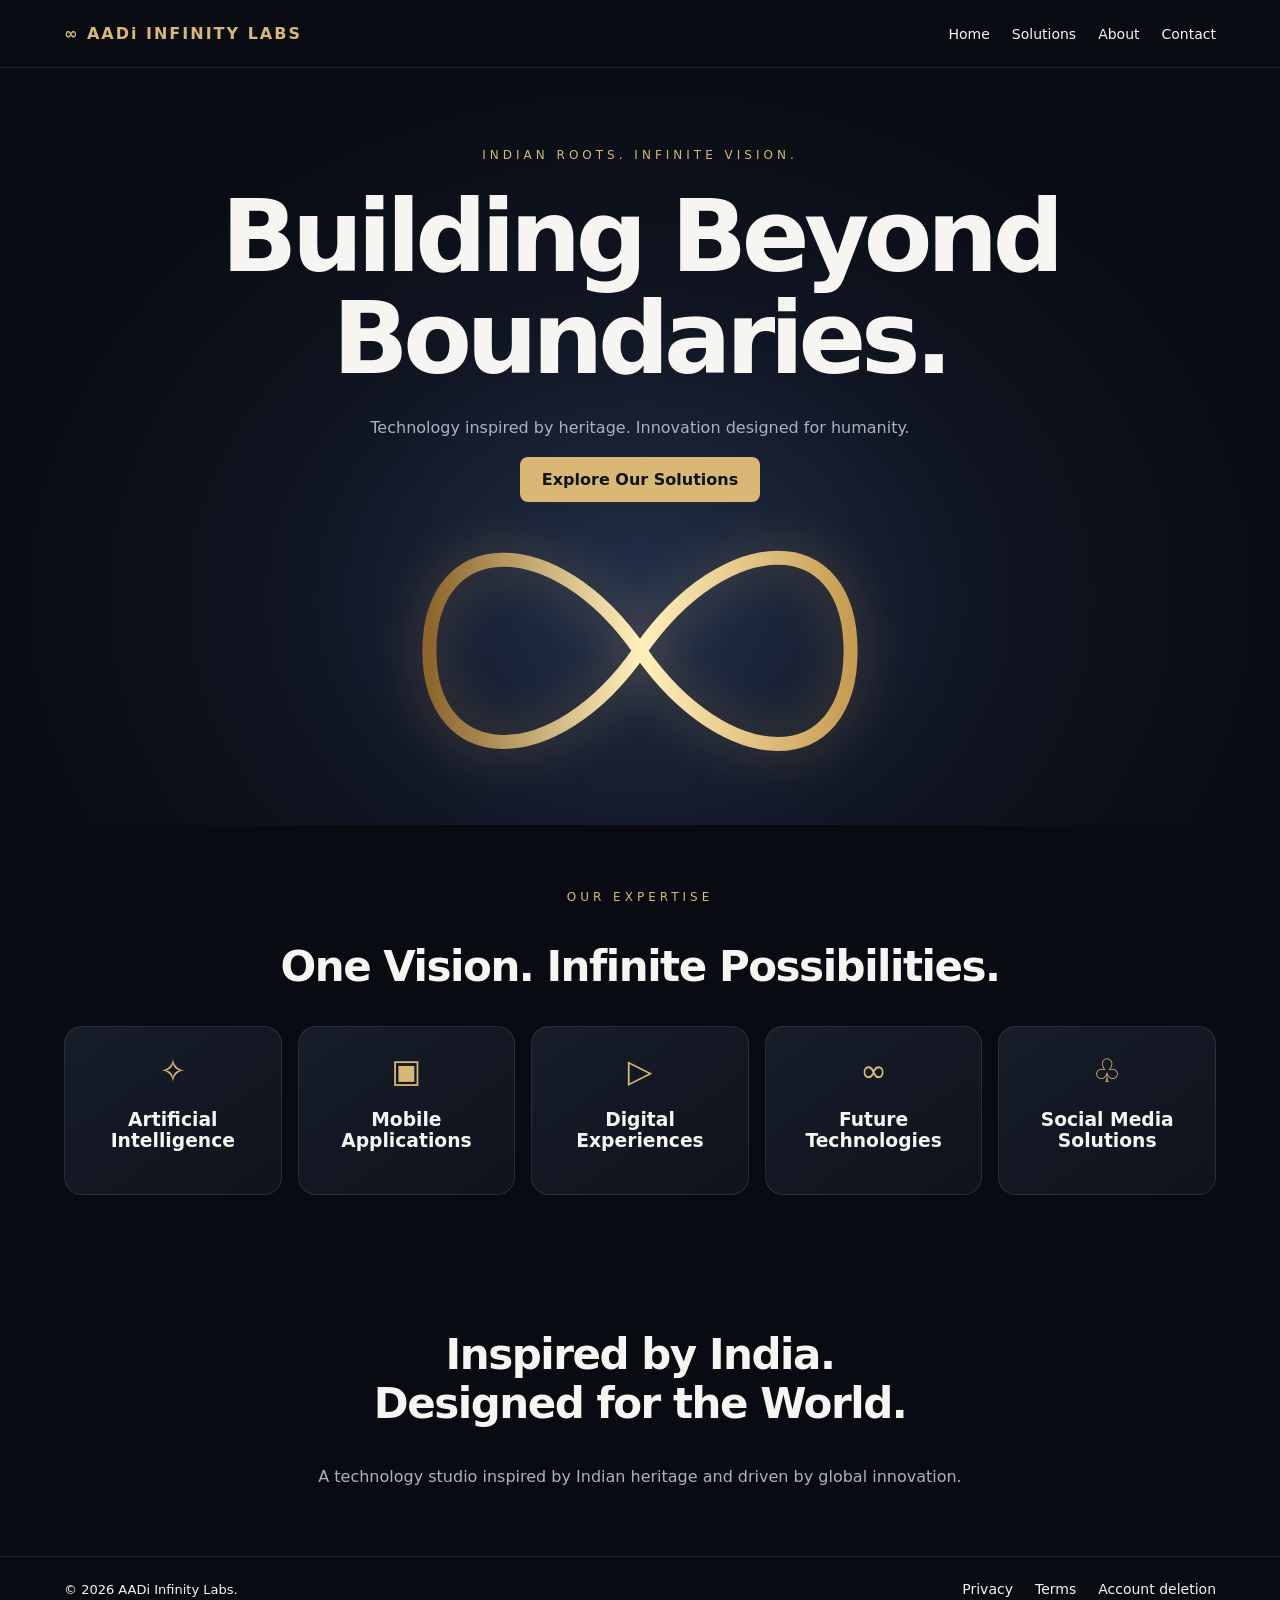
<file: index.html>
<!doctype html><html lang="en"><meta charset="utf-8"><meta name="viewport" content="width=device-width,initial-scale=1"><title>AADi Infinity Labs</title><style>
:root{color-scheme:dark;--gold:#d9b875;--bg:#080b12;--muted:#aab2c1}*{box-sizing:border-box}body{margin:0;background:var(--bg);color:#f6f5f1;font:16px system-ui,sans-serif}a{color:inherit;text-decoration:none}header,footer{padding:24px max(5vw,20px);display:flex;align-items:center;justify-content:space-between;gap:20px;flex-wrap:wrap;border-bottom:1px solid #ffffff15}nav{display:flex;gap:22px;flex-wrap:wrap;font-size:14px}nav a:hover{color:var(--gold)}.brand{color:var(--gold);letter-spacing:2px;font-weight:700}.hero{text-align:center;padding:80px 20px 55px;background:radial-gradient(ellipse at 50% 70%,#23304a 0%,#101522 38%,#080b12 75%)}.eyebrow{color:var(--gold);letter-spacing:4px;font-size:12px;text-transform:uppercase}h1{font-size:clamp(44px,8vw,100px);line-height:1.02;letter-spacing:-.055em;margin:24px auto;max-width:900px}h2{font-size:clamp(26px,4vw,42px);letter-spacing:-.035em}p{color:var(--muted);line-height:1.7}.btn,button{display:inline-block;background:var(--gold);color:#10131a;border:0;border-radius:8px;padding:13px 22px;font-weight:700;cursor:pointer}.infinity{width:min(540px,90%);margin:30px auto 0;display:block;filter:drop-shadow(0 0 24px #cba45a66);animation:float 6s ease-in-out infinite}@keyframes float{50%{transform:translateY(-12px)}}@media(prefers-reduced-motion:reduce){*{animation:none!important;scroll-behavior:auto!important}}section{max-width:1200px;margin:auto;padding:50px 24px}.center{text-align:center}.grid{display:grid;grid-template-columns:repeat(auto-fit,minmax(220px,1fr));gap:16px}.tile{border:1px solid #ffffff18;background:linear-gradient(145deg,#171d29,#0e131d);padding:25px;border-radius:18px;min-width:0}.tile:hover{border-color:#d9b87588}.glyph{font-size:32px;color:var(--gold)}.tag{font-size:12px;color:var(--gold);letter-spacing:1px}.appicon{width:64px;height:64px;border-radius:16px;object-fit:cover}.muted{color:var(--muted)}footer{border-top:1px solid #ffffff15;border-bottom:0;font-size:13px}.form{display:grid;gap:12px;max-width:850px}input,textarea,select{width:100%;background:#151b26;border:1px solid #394151;border-radius:8px;color:white;padding:12px;font:inherit}textarea{min-height:110px}label{display:grid;gap:6px;color:var(--muted);font-size:14px}.actions{display:flex;gap:10px;flex-wrap:wrap}.secondary{background:#252d3b;color:white}.danger{background:#783333;color:white}.legal{white-space:pre-wrap;overflow-wrap:anywhere;line-height:1.8;color:#d7dbe3}.shots{width:100%;max-width:300px;border-radius:14px}#msg{color:var(--gold)}a:focus-visible,button:focus-visible{outline:3px solid white;outline-offset:3px}
.expertise{grid-template-columns:repeat(5,minmax(0,1fr))}.expertise .tile{min-width:0}.expertise h3{overflow-wrap:anywhere}@media(max-width:1050px){.expertise{grid-template-columns:repeat(auto-fit,minmax(180px,1fr))}}@media(max-width:420px){.expertise{grid-template-columns:1fr}} </style><header><a class="brand" href="#/">∞ <span id="brand">AADi INFINITY LABS</span></a><nav><a href="#/">Home</a><a href="#solutions">Solutions</a><a href="#/about">About</a><a href="#/contact">Contact</a></nav></header><main id="main"></main><footer><span>© 2026 AADi Infinity Labs.</span><nav><a href="#/privacy">Privacy</a><a href="#/terms">Terms</a><a href="#/delete-account">Account deletion</a></nav></footer><script>
const $=s=>document.querySelector(s), E=s=>String(s??'').replace(/[&<>"']/g,c=>({'&':'&amp;','<':'&lt;','>':'&gt;','"':'&quot;',"'":'&#39;'}[c])), U=s=>{try{let u=new URL(s);return ['https:','http:'].includes(u.protocol)?E(u.href):''}catch{return ''}};let data;const api=async()=>({"settings":{"brand":"AADi INFINITY LABS","tagline":"Indian Roots. Infinite Vision.","headline":"Building Beyond Boundaries.","intro":"Technology inspired by heritage. Innovation designed for humanity.","about":"A technology studio inspired by Indian heritage and driven by global innovation.","email":"infosupport247@gmail.com"},"apps":[{"slug":"storynest","name":"StoryNest AI","category":"Education","description":"Imaginative storytelling experiences.","status":"In development","store":"","icon":"","screenshots":"","privacy":"","terms":"","support":"","deletion":""},{"slug":"closetiq","name":"ClosetIQ AI","category":"Lifestyle","description":"Smart wardrobe organization.","status":"In development","store":"","icon":"","screenshots":"","privacy":"","terms":"","support":"","deletion":""},{"slug":"vibiq","name":"VIBIQ","category":"Social technology","description":"Let the vibe find you.","status":"In development","store":"","icon":"","screenshots":"","privacy":"","terms":"","support":"","deletion":""},{"slug":"vibeme","name":"VibeMe AI","category":"Creativity","description":"Creative visual transformation.","status":"In development","store":"","icon":"","screenshots":"","privacy":"","terms":"","support":"","deletion":""},{"slug":"memorymovie","name":"MemoryMovie AI","category":"Entertainment","description":"Turn memories into cinematic experiences.","status":"In development","store":"","icon":"","screenshots":"","privacy":"","terms":"","support":"","deletion":""},{"slug":"bhakti","name":"Aadi Anant Bhakti Dhara","category":"Culture","description":"Devotional music and Indian heritage.","status":"In development","store":"","icon":"","screenshots":"","privacy":"","terms":"","support":"","deletion":""}]});const card=a=>`<a class="tile" href="#/app/${E(a.slug)}">${U(a.icon)?`<img class="appicon" src="${U(a.icon)}" alt="">`:'<div class="glyph">◈</div>'}<p class="tag">${E(a.category)}</p><h3>${E(a.name)}</h3><p>${E(a.description)}</p><span class="tag">${E(a.status)} · Explore →</span></a>`;const wrap=(title,body)=>`<section><p class="eyebrow">AADi Infinity Labs</p><h2>${E(title)}</h2>${body}</section>`;const links=kind=>data.apps.map(a=>`<p><a href="#/legal/${kind}/${E(a.slug)}">${E(a.name)} →</a></p>`).join('');
async function render(){data=await api('site');let s=data.settings,p=location.hash.replace(/^#/, '').split('/').filter(Boolean),m=$('#main');$('#brand').textContent=s.brand;if(!p.length||p[0]==='solutions'||p[0]==='apps'){m.innerHTML=`<div class="hero"><div class="eyebrow">${E(s.tagline)}</div><h1>${E(s.headline)}</h1><p>${E(s.intro)}</p><a class="btn" href="#solutions">Explore Our Solutions</a><svg class="infinity" viewBox="0 0 500 220" role="img" aria-label="Golden infinity symbol"><defs><linearGradient id="g"><stop stop-color="#8d652d"/><stop offset=".5" stop-color="#fff0bb"/><stop offset="1" stop-color="#c79c52"/></linearGradient></defs><path d="M250 110 C170 -5 55 0 55 110 S170 225 250 110 S445 -5 445 110 S330 225 250 110" fill="none" stroke="url(#g)" stroke-width="13" stroke-linecap="round"/></svg></div><section class="center" id="solutions"><p class="eyebrow">Our expertise</p><h2>One Vision. Infinite Possibilities.</h2><div class="grid expertise">${['Artificial Intelligence','Mobile Applications','Digital Experiences','Future Technologies','Social Media Solutions'].map((x,i)=>`<div class="tile"><div class="glyph">${['✧','▣','▷','∞','♧'][i]}</div><h3>${x}</h3></div>`).join('')}</div></section><section class="center"><h2>Inspired by India.<br>Designed for the World.</h2><p>${E(s.about)}</p></section>`}else if(p[0]==='admin'){m.innerHTML=wrap('Administration','<p>Managed privately through the source repository.</p>')}else if(p[0]==='app'){let a=data.apps.find(x=>x.slug===p[1]);m.innerHTML=a?wrap(a.name,`<p class="tag">${E(a.category)} · ${E(a.status)}</p><p>${E(a.description)}</p>${U(a.store)?`<a class="btn" href="${U(a.store)}">View on App Store</a>`:''}<div class="grid">${a.screenshots.split('\n').filter(U).map(x=>`<img class="shots" src="${U(x)}" alt="Application screenshot">`).join('')}</div><p>${['privacy','terms','support','deletion'].map(k=>`<a href="#/legal/${k}/${E(a.slug)}">${k} →</a>`).join('　')}</p>`):wrap('Not found','')}else if(p[0]==='legal'){let a=data.apps.find(x=>x.slug===p[2]),k=p[1];m.innerHTML=wrap((a?.name||'Application')+' · '+k,`<div class="legal">${E(a&&['privacy','terms','support','deletion'].includes(k)&&a[k]||'Information has not yet been published. Please check back before using this service.')}</div>`)}else if(p[0]==='about'){m.innerHTML=wrap('About us',`<p>${E(s.about)}</p>`)}else if(p[0]==='contact'){m.innerHTML=wrap('Contact',`<p><a href="mailto:infosupport247@gmail.com">infosupport247@gmail.com</a></p>`)}else{let k=p[0]==='delete-account'?'deletion':p[0];m.innerHTML=wrap(p[0],links(k))}}
window.addEventListener('hashchange',()=>{render().then(()=>{if(['#solutions','#apps'].includes(location.hash))document.getElementById('solutions')?.scrollIntoView();else window.scrollTo(0,0)})});render().catch(e=>$('#main').textContent=e.message);</script></html>
</file>
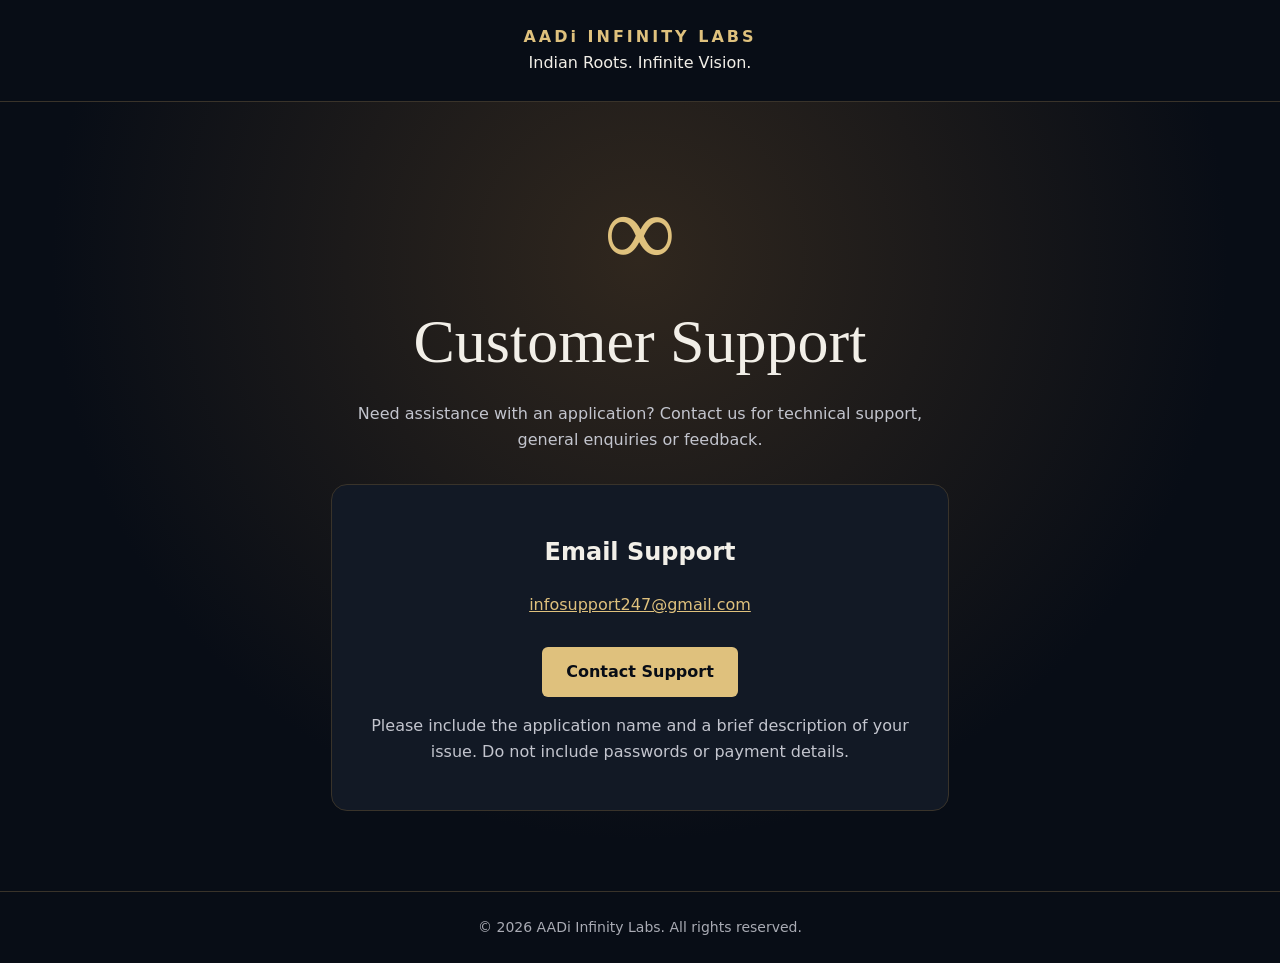
<file: public/index.html>
<!doctype html>
<html lang="en"><head><meta charset="utf-8"><meta name="viewport" content="width=device-width,initial-scale=1"><meta name="description" content="Contact AADi Infinity Labs for application support and feedback."><title>Support | AADi Infinity Labs</title><style>
*{box-sizing:border-box}body{margin:0;min-height:100vh;display:flex;flex-direction:column;background:#080d16;color:#f2efe8;font:16px/1.65 system-ui,sans-serif}header,footer{padding:24px 6%;border-bottom:1px solid #39332a;text-align:center}.brand{color:#dfc17d;letter-spacing:3px;font-weight:700}main{flex:1;display:grid;place-items:center;padding:48px 20px;background:radial-gradient(ellipse at 50% 20%,#30271e,transparent 65%)}section{text-align:center;max-width:650px;width:100%;padding:32px 16px}.symbol{font:100px/1 Georgia;color:#dfc17d}h1{font:clamp(36px,6vw,62px)/1.15 Georgia;margin:24px 0}p{color:#c3c5ce}.contact{background:#121925;border:1px solid #39332a;border-radius:16px;padding:28px 16px;margin-top:30px}a{color:#dfc17d;overflow-wrap:anywhere}a:focus-visible{outline:3px solid white;outline-offset:4px}.button{display:inline-block;background:#dfc17d;color:#080d16;text-decoration:none;font-weight:700;padding:12px 24px;border-radius:6px;margin-top:12px}footer{border-top:1px solid #39332a;border-bottom:0;color:#a9abb4;font-size:14px}</style></head><body><header><div class="brand">AADi INFINITY LABS</div><div>Indian Roots. Infinite Vision.</div></header><main><section id="support"><div class="symbol" aria-hidden="true">∞</div><h1>Customer Support</h1><p>Need assistance with an application? Contact us for technical support, general enquiries or feedback.</p><div class="contact"><h2>Email Support</h2><p><a href="mailto:infosupport247@gmail.com">infosupport247@gmail.com</a></p><a class="button" href="mailto:infosupport247@gmail.com">Contact Support</a><p>Please include the application name and a brief description of your issue. Do not include passwords or payment details.</p></div></section></main><footer>© 2026 AADi Infinity Labs. All rights reserved.</footer></body></html>
</file>
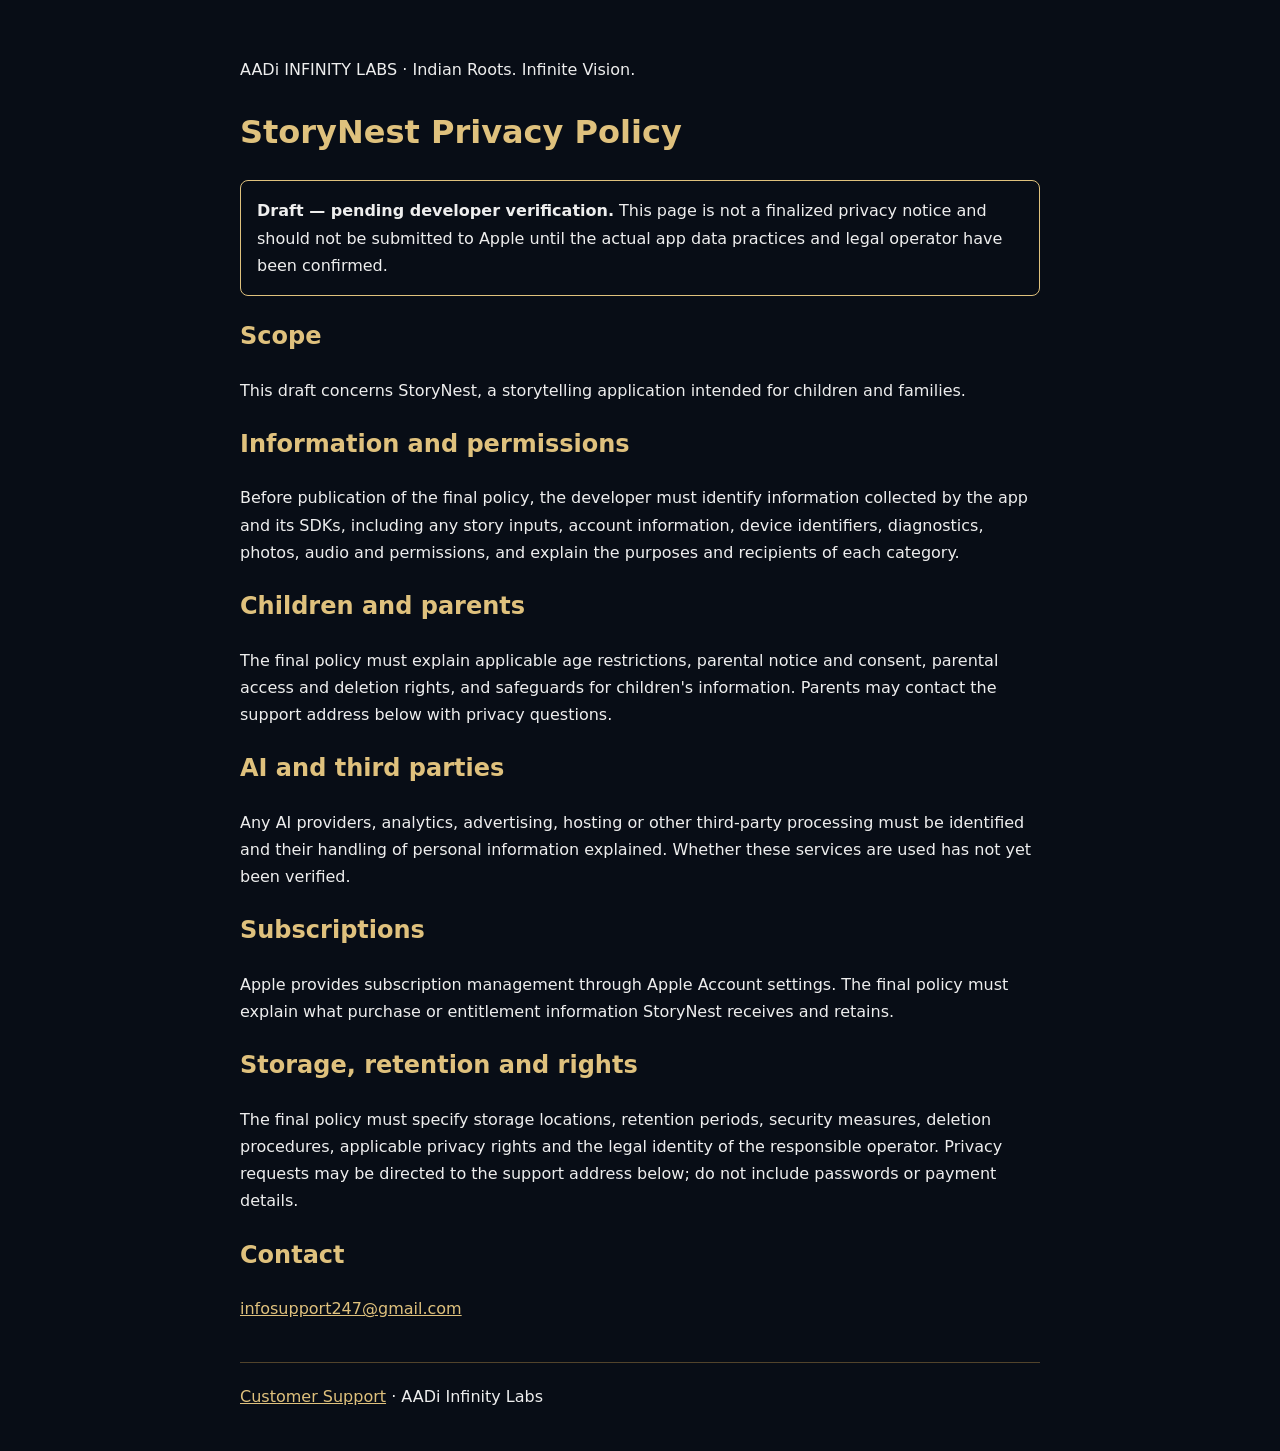
<file: public/privacy/storynest/index.html>
<!doctype html><html lang="en"><head><meta charset="utf-8"><meta name="viewport" content="width=device-width,initial-scale=1"><title>StoryNest Privacy Policy — Draft</title><style>body{margin:0;background:#080d16;color:#eee;font:16px/1.7 system-ui}main{max-width:800px;margin:auto;padding:40px 24px}h1,h2,a{color:#dfc17d}aside{border:1px solid #dfc17d;padding:16px;border-radius:8px}footer{margin-top:40px;border-top:1px solid #51432b;padding-top:20px}</style></head><body><main><p>AADi INFINITY LABS · Indian Roots. Infinite Vision.</p><h1>StoryNest Privacy Policy</h1><aside><strong>Draft — pending developer verification.</strong> This page is not a finalized privacy notice and should not be submitted to Apple until the actual app data practices and legal operator have been confirmed.</aside><h2>Scope</h2><p>This draft concerns StoryNest, a storytelling application intended for children and families.</p><h2>Information and permissions</h2><p>Before publication of the final policy, the developer must identify information collected by the app and its SDKs, including any story inputs, account information, device identifiers, diagnostics, photos, audio and permissions, and explain the purposes and recipients of each category.</p><h2>Children and parents</h2><p>The final policy must explain applicable age restrictions, parental notice and consent, parental access and deletion rights, and safeguards for children's information. Parents may contact the support address below with privacy questions.</p><h2>AI and third parties</h2><p>Any AI providers, analytics, advertising, hosting or other third-party processing must be identified and their handling of personal information explained. Whether these services are used has not yet been verified.</p><h2>Subscriptions</h2><p>Apple provides subscription management through Apple Account settings. The final policy must explain what purchase or entitlement information StoryNest receives and retains.</p><h2>Storage, retention and rights</h2><p>The final policy must specify storage locations, retention periods, security measures, deletion procedures, applicable privacy rights and the legal identity of the responsible operator. Privacy requests may be directed to the support address below; do not include passwords or payment details.</p><h2>Contact</h2><p><a href="mailto:infosupport247@gmail.com">infosupport247@gmail.com</a></p><footer><a href="../../">Customer Support</a> · AADi Infinity Labs</footer></main></body></html>
</file>
